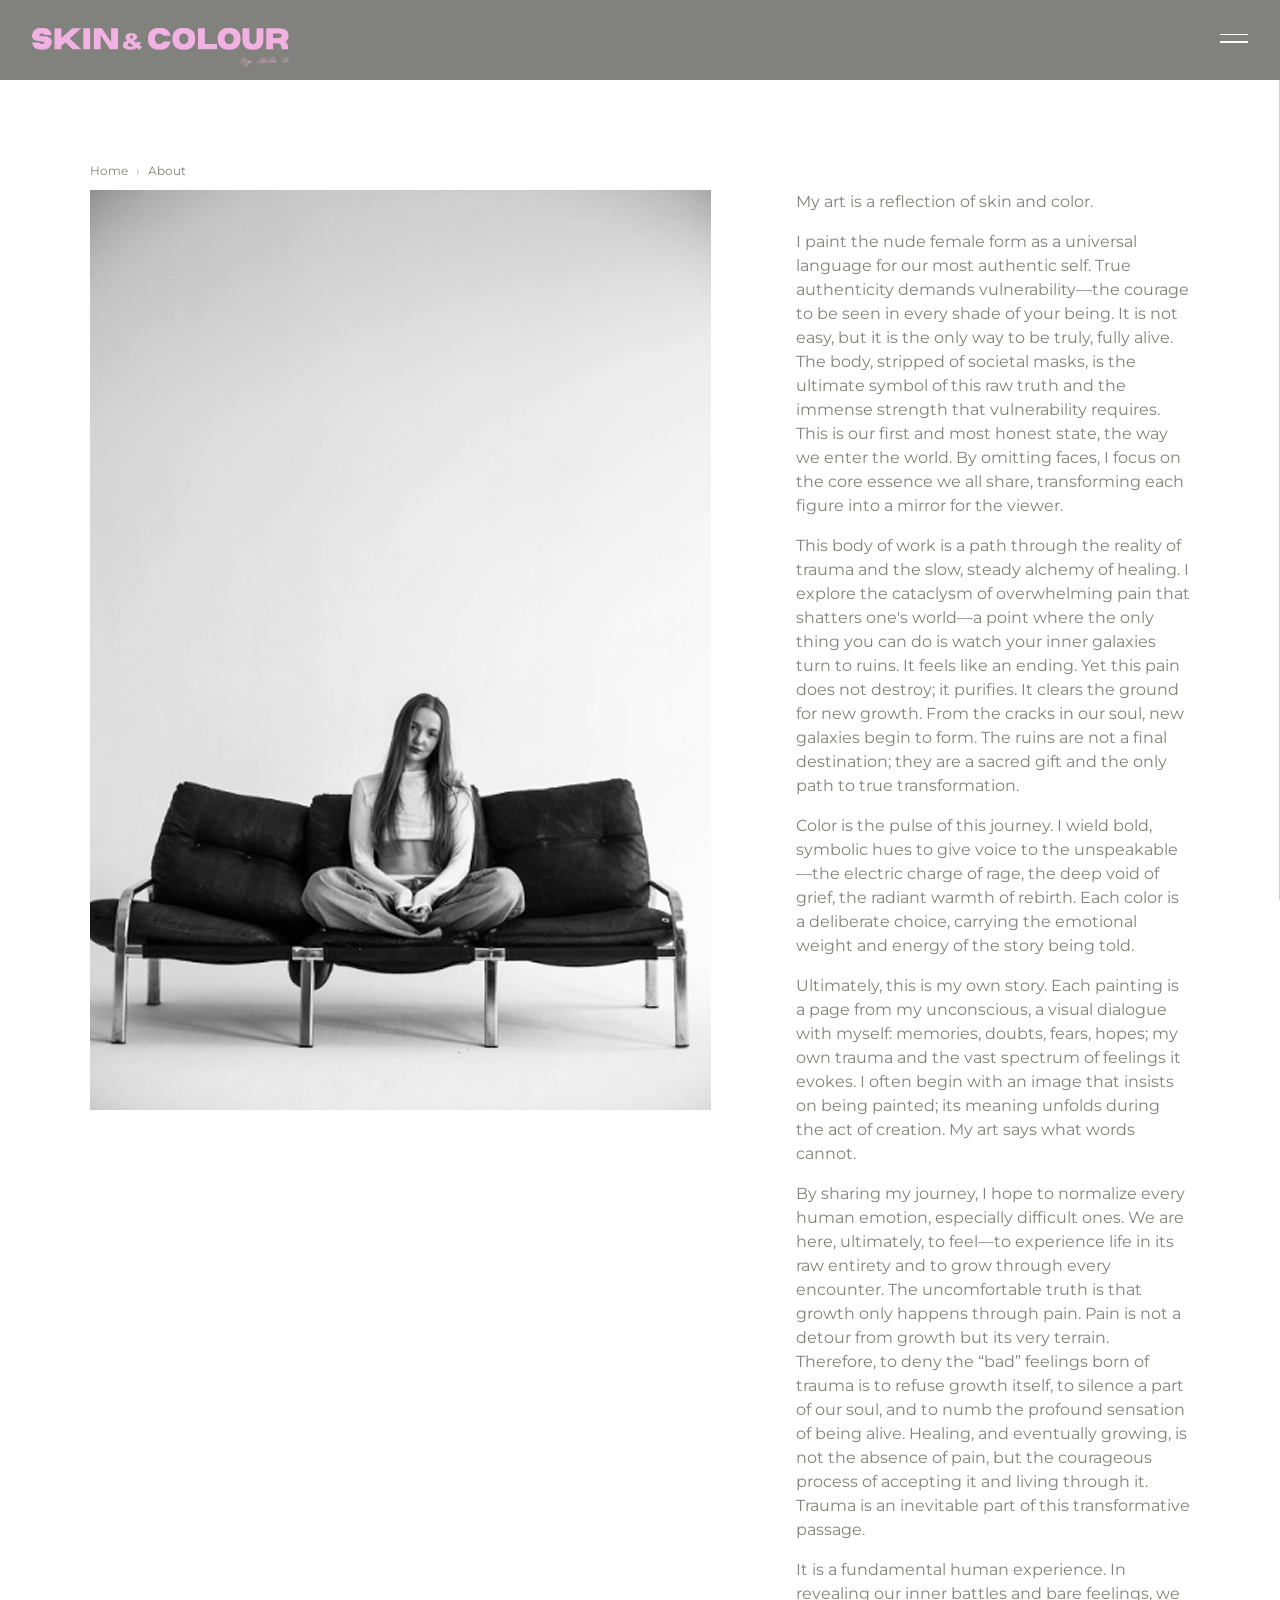
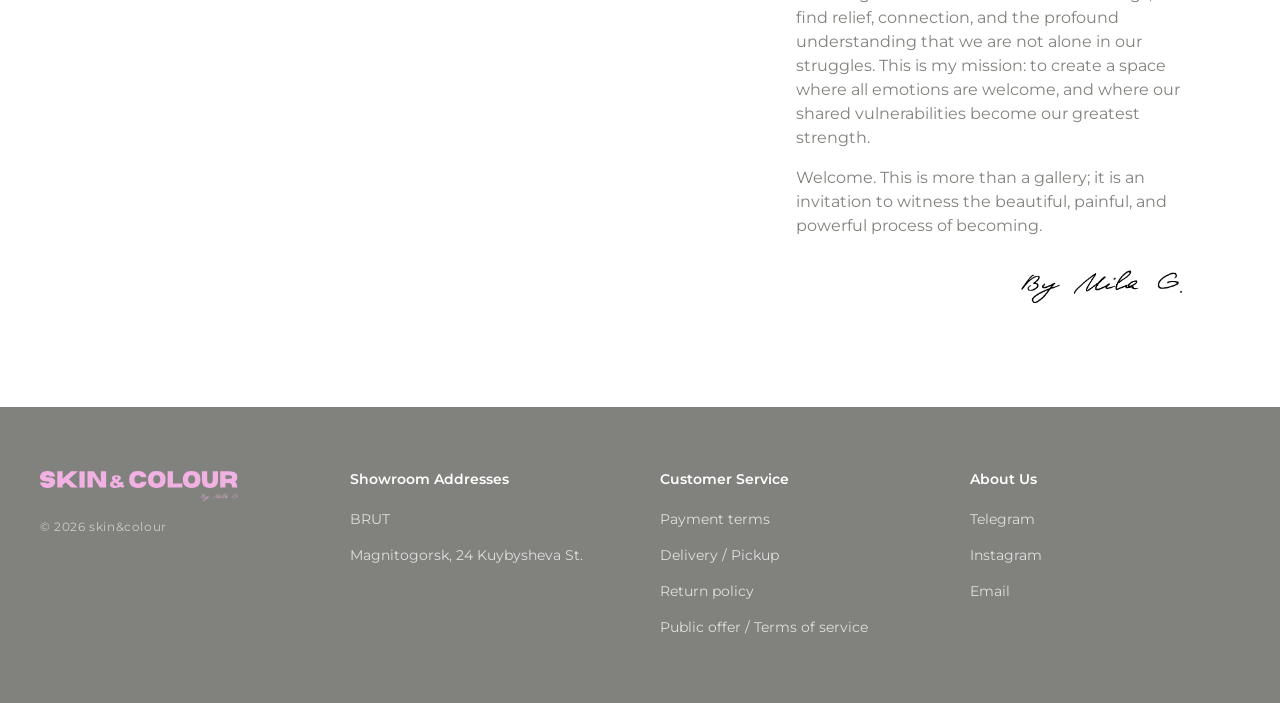
<file: about.html>
<!doctype html>
<html lang="pt-BR">
  <head>
    <meta charset="UTF-8" />
    <meta name="viewport" content="width=device-width, initial-scale=1.0" />
    <title>About — Mila | Skin &amp; Colour</title>
    <meta
      name="description"
      content="Conheça a história e a visão por trás da Mila — Skin &amp; Colour."
    />

    <!-- Fonts -->
    <link rel="preconnect" href="https://fonts.googleapis.com" />
    <link rel="preconnect" href="https://fonts.gstatic.com" crossorigin />
    <link
      href="https://fonts.googleapis.com/css2?family=Montserrat:ital,wght@0,300;0,400;0,500;0,600;0,700;0,800;1,400&display=swap"
      rel="stylesheet"
    />

    <!-- Styles -->
    <link rel="stylesheet" href="assets/css/main.css" />
  </head>
  <body>
    <!-- Barra de fundo cinza (sempre visível em páginas internas) -->
    <div class="header__bg" aria-hidden="true"></div>

    <!-- ===== HEADER ===== -->
    <header class="header" role="banner">
      <a
        class="header__logo"
        href="index.html"
        aria-label="Mila — página inicial"
      >
        <img src="assets/img/logomila.svg" alt="Mila — Skin &amp; Colour" />
      </a>

      <div class="header__actions">
        <button class="header__cart" aria-label="Carrinho de compras">
          <img src="assets/img/cart.svg" alt="Carrinho" />
        </button>
        <button
          class="header__menu-toggle"
          aria-label="Abrir menu"
          aria-expanded="false"
          aria-controls="nav-drawer"
        >
          <span></span>
          <span></span>
        </button>
      </div>
    </header>

    <!-- Overlay escuro atrás do drawer -->
    <div class="nav-overlay" aria-hidden="true"></div>

    <!-- ===== NAV DRAWER ===== -->
    <nav class="nav-drawer" id="nav-drawer" aria-label="Menu principal">
      <button class="nav-drawer__close" aria-label="Fechar menu"></button>

      <ul class="nav-drawer__nav" role="list">
        <li><a class="nav-drawer__link" href="index.html">Home</a></li>
        <li>
          <a class="nav-drawer__link" href="about.html" aria-current="page"
            >About</a
          >
        </li>
        <li><a class="nav-drawer__link" href="gallery.html">Gallery</a></li>
        <li><a class="nav-drawer__link" href="shop.html">Shop</a></li>
        <li><a class="nav-drawer__link" href="contact.html">Contact</a></li>
      </ul>
    </nav>

    <main class="about-page">
      <!-- Grid: foto + texto -->
      <div class="about-page__grid">
        <!-- Coluna da foto -->
        <div class="about-page__photo-col">
          <!-- Breadcrumb -->
          <nav class="breadcrumb" aria-label="Breadcrumb">
            <a class="breadcrumb__link" href="index.html">Home</a>
            <span class="breadcrumb__sep" aria-hidden="true">›</span>
            <span class="breadcrumb__current" aria-current="page">About</span>
          </nav>
          <div class="about-page__photo-wrap">
            <img
              class="about-page__photo"
              src="assets/img/mila.png"
              alt="Retrato em preto e branco de mulher posando em ambiente interno"
              loading="eager"
              fetchpriority="high"
            />
          </div>
        </div>

        <!-- Coluna do texto -->
        <div class="about-page__text-col">
          <p class=”about-page__body”>
            My art is a reflection of skin and color.
          </p>

          <p class=”about-page__body”>
            I paint the nude female form as a universal language for our most
            authentic self. True authenticity demands vulnerability—the courage
            to be seen in every shade of your being. It is not easy, but it is
            the only way to be truly, fully alive. The body, stripped of
            societal masks, is the ultimate symbol of this raw truth and the
            immense strength that vulnerability requires. This is our first and
            most honest state, the way we enter the world. By omitting faces, I
            focus on the core essence we all share, transforming each figure
            into a mirror for the viewer.
          </p>

          <p class=”about-page__body”>
            This body of work is a path through the reality of trauma and the
            slow, steady alchemy of healing. I explore the cataclysm of
            overwhelming pain that shatters one's world—a point where the only
            thing you can do is watch your inner galaxies turn to ruins. It
            feels like an ending. Yet this pain does not destroy; it purifies.
            It clears the ground for new growth. From the cracks in our soul,
            new galaxies begin to form. The ruins are not a final destination;
            they are a sacred gift and the only path to true transformation.
          </p>

          <p class=”about-page__body”>
            Color is the pulse of this journey. I wield bold, symbolic hues to
            give voice to the unspeakable—the electric charge of rage, the deep
            void of grief, the radiant warmth of rebirth. Each color is a
            deliberate choice, carrying the emotional weight and energy of the
            story being told.
          </p>

          <p class=”about-page__body”>
            Ultimately, this is my own story. Each painting is a page from my
            unconscious, a visual dialogue with myself: memories, doubts, fears,
            hopes; my own trauma and the vast spectrum of feelings it evokes. I
            often begin with an image that insists on being painted; its meaning
            unfolds during the act of creation. My art says what words cannot.
          </p>

          <p class=”about-page__body”>
            By sharing my journey, I hope to normalize every human emotion,
            especially difficult ones. We are here, ultimately, to feel—to
            experience life in its raw entirety and to grow through every
            encounter. The uncomfortable truth is that growth only happens
            through pain. Pain is not a detour from growth but its very terrain.
            Therefore, to deny the “bad” feelings born of trauma is to refuse
            growth itself, to silence a part of our soul, and to numb the
            profound sensation of being alive. Healing, and eventually growing,
            is not the absence of pain, but the courageous process of accepting
            it and living through it. Trauma is an inevitable part of this
            transformative passage.
          </p>

          <p class=”about-page__body”>
            It is a fundamental human experience. In revealing our inner battles
            and bare feelings, we find relief, connection, and the profound
            understanding that we are not alone in our struggles. This is my
            mission: to create a space where all emotions are welcome, and where
            our shared vulnerabilities become our greatest strength.
          </p>

          <p class=”about-page__body”>
            Welcome. This is more than a gallery; it is an invitation to witness
            the beautiful, painful, and powerful process of becoming.
          </p>

          <img
            class="about-page__signature"
            src="assets/img/signature_black.svg"
            alt="Assinatura"
            loading="lazy"
          />
        </div>
      </div>
    </main>

    <!-- ===== FOOTER ===== -->
    <footer class="footer" role="contentinfo">
      <!-- Coluna 1: Logo + copyright -->
      <div class="footer__brand">
        <a
          class="footer__logo"
          href="index.html"
          aria-label="Mila — página inicial"
        >
          <img src="assets/img/logomila.svg" alt="Mila — Skin &amp; Colour" />
        </a>
        <p class="footer__copy">&copy; 2026 skin&amp;colour</p>
      </div>

      <!-- Coluna 2: Showroom -->
      <div class="footer__col">
        <h3 class="footer__col-title">Showroom Addresses</h3>
        <ul class="footer__col-list" role="list">
          <li><span class="footer__link">BRUT</span></li>
          <li>
            <span class="footer__link">Magnitogorsk, 24 Kuybysheva St.</span>
          </li>
        </ul>
      </div>

      <!-- Coluna 3: Customer Service -->
      <div class="footer__col">
        <h3 class="footer__col-title">Customer Service</h3>
        <ul class="footer__col-list" role="list">
          <li><a class="footer__link" href="#">Payment terms</a></li>
          <li><a class="footer__link" href="shipping.html">Delivery / Pickup</a></li>
          <li><a class="footer__link" href="#">Return policy</a></li>
          <li>
            <a class="footer__link" href="#">Public offer / Terms of service</a>
          </li>
        </ul>
      </div>

      <!-- Coluna 4: About Us -->
      <div class="footer__col">
        <h3 class="footer__col-title">About Us</h3>
        <ul class="footer__col-list" role="list">
          <li><a class="footer__link" href="#">Telegram</a></li>
          <li><a class="footer__link" href="#">Instagram</a></li>
          <li><a class="footer__link" href="#">Email</a></li>
        </ul>
      </div>
    </footer>

    <!-- Scripts -->
    <script src="assets/js/components/header.js"></script>
    <script>
      // Página interna: header sempre no estado compacto
      (function () {
        var header = document.querySelector(".header");
        var headerBg = document.querySelector(".header__bg");
        function forceScrolled() {
          if (header) header.classList.add("header--scrolled");
          if (headerBg) headerBg.classList.add("is-visible");
        }
        forceScrolled();
        window.addEventListener("scroll", forceScrolled, { passive: true });
      })();
    </script>
    <script src="assets/js/main.js"></script>
  </body>
</html>
</file>
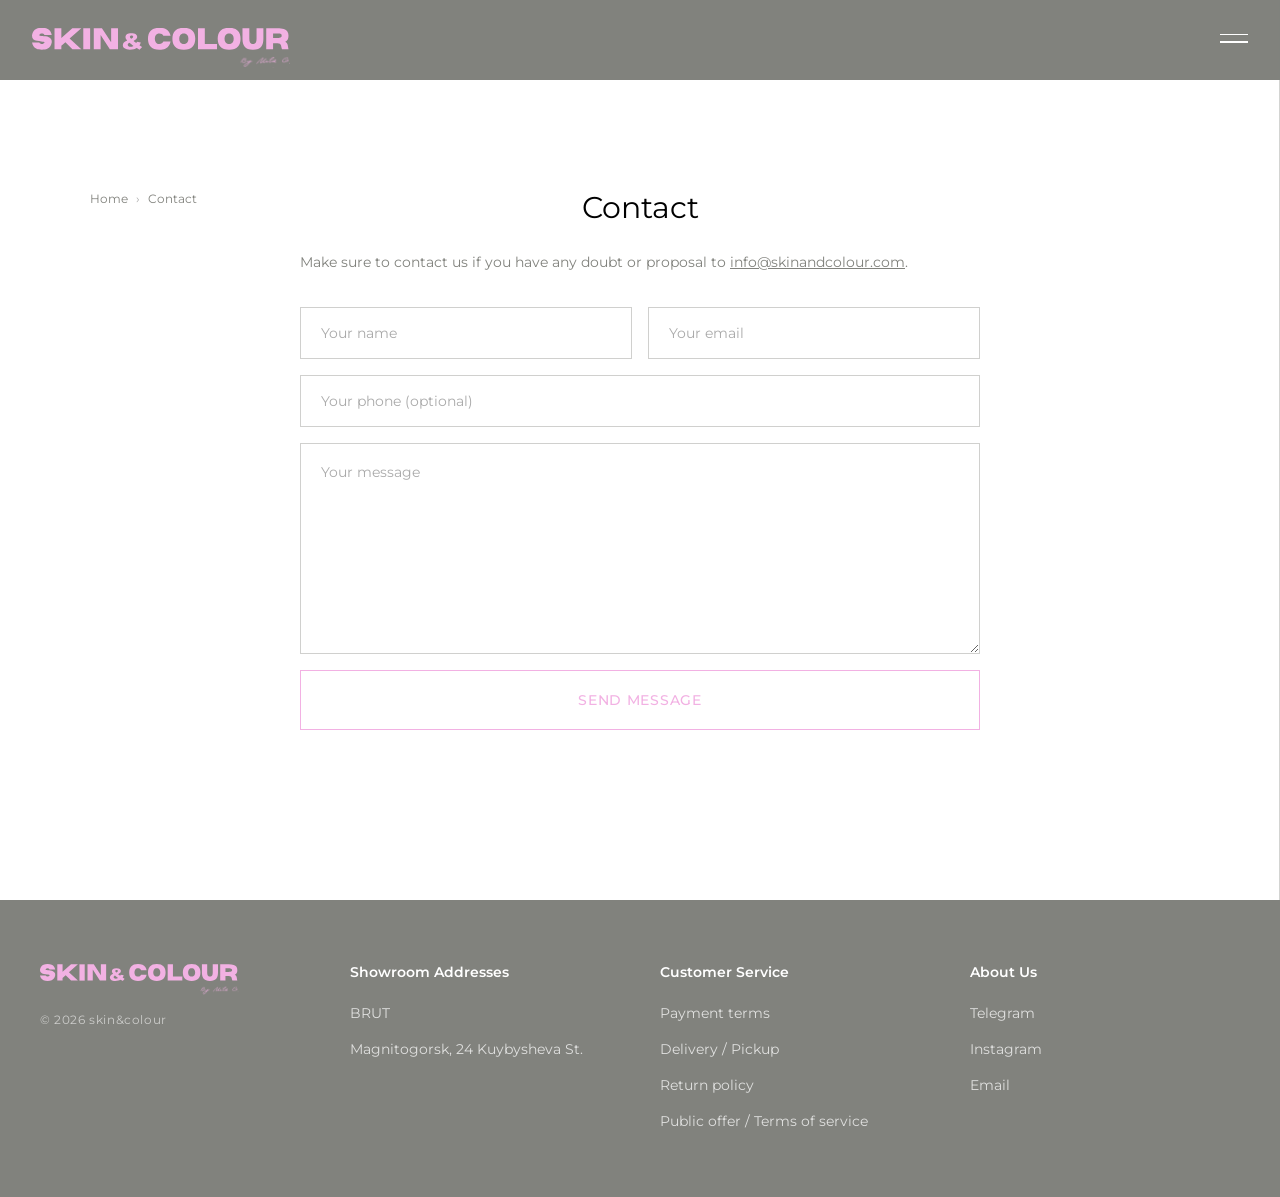
<file: contact.html>
<!doctype html>
<html lang="pt-BR">
  <head>
    <meta charset="UTF-8" />
    <meta name="viewport" content="width=device-width, initial-scale=1.0" />
    <title>Contact — Mila | Skin &amp; Colour</title>
    <meta
      name="description"
      content="Entre em contato com a Mila Skin &amp; Colour."
    />

    <!-- Fonts -->
    <link rel="preconnect" href="https://fonts.googleapis.com" />
    <link rel="preconnect" href="https://fonts.gstatic.com" crossorigin />
    <link
      href="https://fonts.googleapis.com/css2?family=Montserrat:ital,wght@0,300;0,400;0,500;0,600;0,700;0,800;1,400&display=swap"
      rel="stylesheet"
    />

    <!-- Styles -->
    <link rel="stylesheet" href="assets/css/main.css" />
  </head>
  <body>
    <!-- Barra de fundo cinza (sempre visível em páginas internas) -->
    <div class="header__bg" aria-hidden="true"></div>

    <!-- ===== HEADER ===== -->
    <header class="header" role="banner">
      <a
        class="header__logo"
        href="index.html"
        aria-label="Mila — página inicial"
      >
        <img src="assets/img/logomila.svg" alt="Mila — Skin &amp; Colour" />
      </a>

      <div class="header__actions">
        <button class="header__cart" aria-label="Carrinho de compras">
          <img src="assets/img/cart.svg" alt="Carrinho" />
        </button>
        <button
          class="header__menu-toggle"
          aria-label="Abrir menu"
          aria-expanded="false"
          aria-controls="nav-drawer"
        >
          <span></span>
          <span></span>
        </button>
      </div>
    </header>

    <!-- Overlay escuro atrás do drawer -->
    <div class="nav-overlay" aria-hidden="true"></div>

    <!-- ===== NAV DRAWER ===== -->
    <nav class="nav-drawer" id="nav-drawer" aria-label="Menu principal">
      <button class="nav-drawer__close" aria-label="Fechar menu"></button>

      <ul class="nav-drawer__nav" role="list">
        <li><a class="nav-drawer__link" href="index.html">Home</a></li>
        <li><a class="nav-drawer__link" href="about.html">About</a></li>
        <li><a class="nav-drawer__link" href="gallery.html">Gallery</a></li>
        <li><a class="nav-drawer__link" href="shop.html">Shop</a></li>
        <li><a class="nav-drawer__link" href="contact.html" aria-current="page">Contact</a></li>
      </ul>
    </nav>

    <!-- ===== MAIN ===== -->
    <main class="contact-page">
      <div class="contact-page__wrap">

        <!-- Breadcrumb -->
        <div class="contact-page__breadcrumb-col">
          <nav class="breadcrumb" aria-label="Breadcrumb">
            <a class="breadcrumb__link" href="index.html">Home</a>
            <span class="breadcrumb__sep" aria-hidden="true">›</span>
            <a class="breadcrumb__link" href="contact.html">Contact</a>
          </nav>
        </div>

        <!-- Conteúdo central -->
        <div class="contact-page__content">

          <h1 class="contact-page__title">Contact</h1>

          <p class="contact-page__intro">
            Make sure to contact us if you have any doubt or proposal to
            <a class="contact-page__link" href="mailto:info@skinandcolour.com">info@skinandcolour.com</a>.<br />
          </p>

          <form class="contact-form" action="#" method="post" novalidate>

            <div class="contact-form__row contact-form__row--two-col">
              <div class="contact-form__field">
                <label class="contact-form__label" for="contact-name">Your name</label>
                <input
                  class="contact-form__input"
                  type="text"
                  id="contact-name"
                  name="name"
                  placeholder="Your name"
                  autocomplete="name"
                  required
                />
              </div>
              <div class="contact-form__field">
                <label class="contact-form__label" for="contact-email">Your email</label>
                <input
                  class="contact-form__input"
                  type="email"
                  id="contact-email"
                  name="email"
                  placeholder="Your email"
                  autocomplete="email"
                  required
                />
              </div>
            </div>

            <div class="contact-form__row">
              <div class="contact-form__field">
                <label class="contact-form__label" for="contact-phone">Your phone (optional)</label>
                <input
                  class="contact-form__input"
                  type="tel"
                  id="contact-phone"
                  name="phone"
                  placeholder="Your phone (optional)"
                  autocomplete="tel"
                />
              </div>
            </div>

            <div class="contact-form__row">
              <div class="contact-form__field">
                <label class="contact-form__label" for="contact-message">Your message</label>
                <textarea
                  class="contact-form__textarea"
                  id="contact-message"
                  name="message"
                  placeholder="Your message"
                  rows="7"
                  required
                ></textarea>
              </div>
            </div>

            <div class="contact-form__row">
              <button class="contact-form__submit" type="submit">
                Send message
              </button>
            </div>

          </form>

        </div>
      </div>
    </main>

    <!-- ===== FOOTER ===== -->
    <footer class="footer" role="contentinfo">
      <div class="footer__brand">
        <a
          class="footer__logo"
          href="index.html"
          aria-label="Mila — página inicial"
        >
          <img src="assets/img/logomila.svg" alt="Mila — Skin &amp; Colour" />
        </a>
        <p class="footer__copy">&copy; 2026 skin&amp;colour</p>
      </div>

      <div class="footer__col">
        <h3 class="footer__col-title">Showroom Addresses</h3>
        <ul class="footer__col-list" role="list">
          <li><span class="footer__link">BRUT</span></li>
          <li>
            <span class="footer__link">Magnitogorsk, 24 Kuybysheva St.</span>
          </li>
        </ul>
      </div>

      <div class="footer__col">
        <h3 class="footer__col-title">Customer Service</h3>
        <ul class="footer__col-list" role="list">
          <li><a class="footer__link" href="#">Payment terms</a></li>
          <li><a class="footer__link" href="shipping.html">Delivery / Pickup</a></li>
          <li><a class="footer__link" href="#">Return policy</a></li>
          <li>
            <a class="footer__link" href="#">Public offer / Terms of service</a>
          </li>
        </ul>
      </div>

      <div class="footer__col">
        <h3 class="footer__col-title">About Us</h3>
        <ul class="footer__col-list" role="list">
          <li><a class="footer__link" href="#">Telegram</a></li>
          <li><a class="footer__link" href="#">Instagram</a></li>
          <li><a class="footer__link" href="#">Email</a></li>
        </ul>
      </div>
    </footer>

    <!-- ===== POPUP CONFIRMAÇÃO ===== -->
    <div class="contact-popup" id="contact-popup" role="dialog" aria-modal="true" aria-labelledby="popup-msg">
      <div class="contact-popup__backdrop" id="popup-backdrop"></div>
      <div class="contact-popup__card">
        <img class="contact-popup__logo" src="assets/img/logomila.svg" alt="Mila — Skin &amp; Colour" />
        <p class="contact-popup__msg" id="popup-msg">Thank you!<br>Your message has been sent successfully.</p>
        <button class="contact-popup__close" aria-label="Fechar">Close</button>
      </div>
    </div>

    <!-- Scripts -->
    <script src="assets/js/components/header.js"></script>
    <script>
      // Página interna: header sempre no estado compacto
      (function () {
        var header = document.querySelector(".header");
        var headerBg = document.querySelector(".header__bg");
        function forceScrolled() {
          if (header) header.classList.add("header--scrolled");
          if (headerBg) headerBg.classList.add("is-visible");
        }
        forceScrolled();
        window.addEventListener("scroll", forceScrolled, { passive: true });
      })();
    </script>
    <script src="assets/js/main.js"></script>
    <script>
      (function () {
        var form     = document.querySelector('.contact-form');
        var popup    = document.getElementById('contact-popup');
        var backdrop = document.getElementById('popup-backdrop');
        var closeBtn = popup.querySelector('.contact-popup__close');

        function openPopup() {
          popup.offsetHeight; // força reflow para a animação CSS disparar
          popup.classList.add('is-visible');
          closeBtn.focus();
        }

        function closePopup() {
          popup.classList.remove('is-visible');
        }

        form.addEventListener('submit', function (e) {
          e.preventDefault();
          openPopup();
          form.reset();
        });

        closeBtn.addEventListener('click', closePopup);
        backdrop.addEventListener('click', closePopup);

        document.addEventListener('keydown', function (e) {
          if (e.key === 'Escape' && popup.classList.contains('is-visible')) closePopup();
        });
      })();
    </script>
  </body>
</html>
</file>
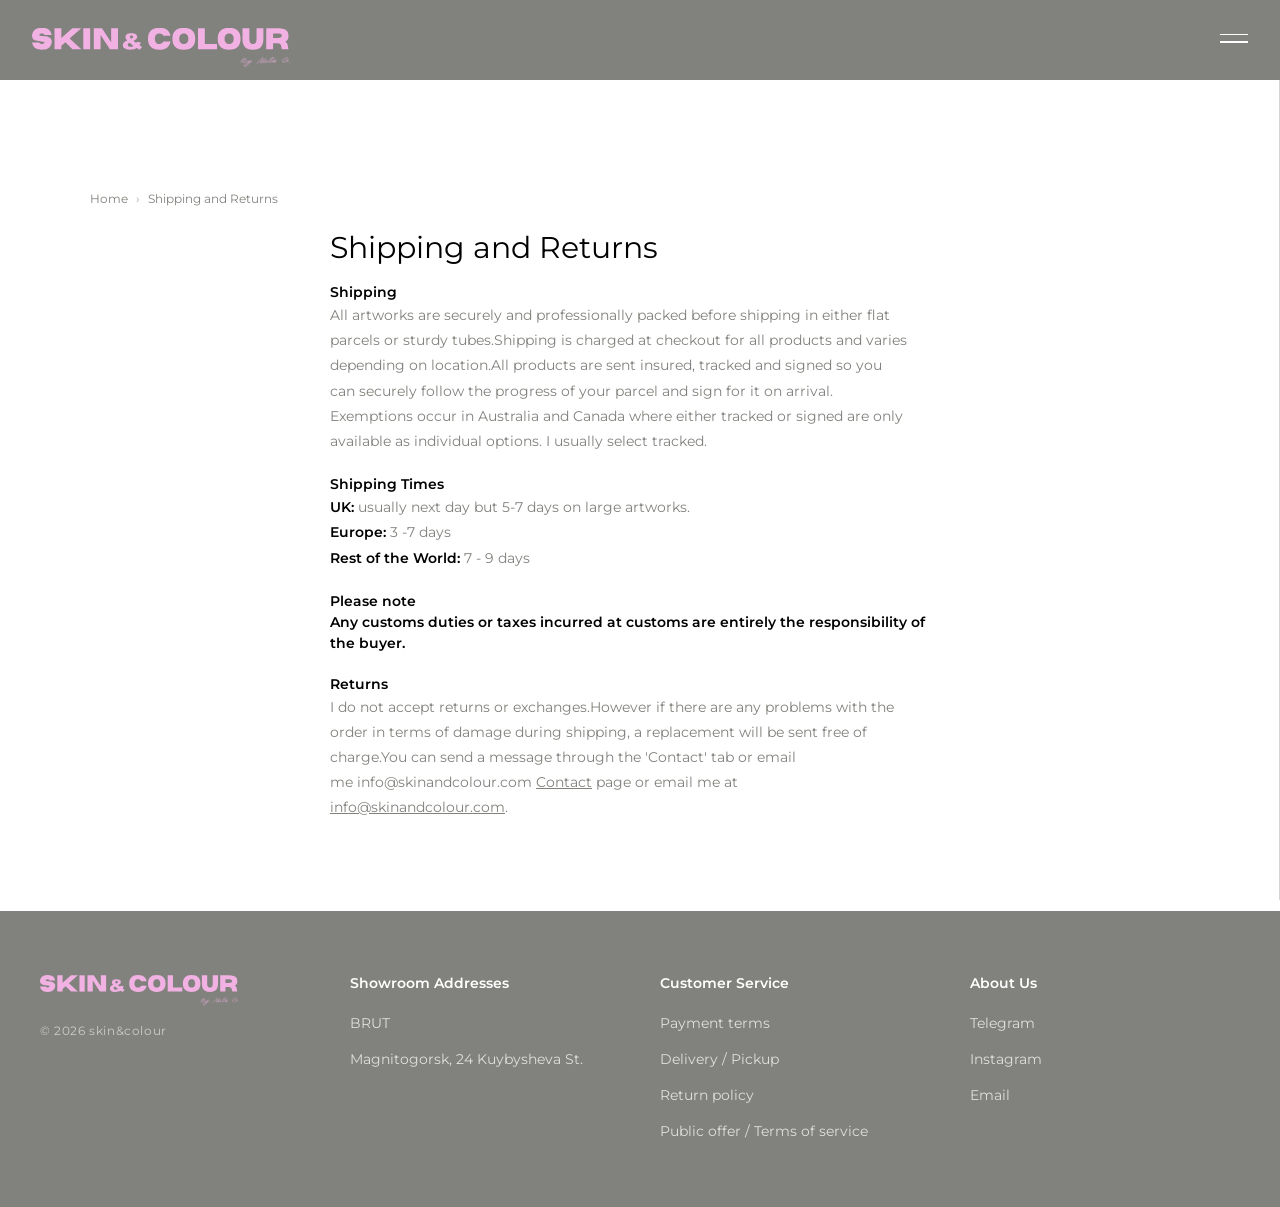
<file: shipping.html>
<!doctype html>
<html lang="pt-BR">
  <head>
    <meta charset="UTF-8" />
    <meta name="viewport" content="width=device-width, initial-scale=1.0" />
    <title>Shipping and Returns — Mila | Skin &amp; Colour</title>
    <meta
      name="description"
      content="Informações sobre envio e devoluções — Mila Skin &amp; Colour."
    />

    <!-- Fonts -->
    <link rel="preconnect" href="https://fonts.googleapis.com" />
    <link rel="preconnect" href="https://fonts.gstatic.com" crossorigin />
    <link
      href="https://fonts.googleapis.com/css2?family=Montserrat:ital,wght@0,300;0,400;0,500;0,600;0,700;0,800;1,400&display=swap"
      rel="stylesheet"
    />

    <!-- Styles -->
    <link rel="stylesheet" href="assets/css/main.css" />
  </head>
  <body>
    <!-- Barra de fundo cinza (sempre visível em páginas internas) -->
    <div class="header__bg" aria-hidden="true"></div>

    <!-- ===== HEADER ===== -->
    <header class="header" role="banner">
      <a
        class="header__logo"
        href="index.html"
        aria-label="Mila — página inicial"
      >
        <img src="assets/img/logomila.svg" alt="Mila — Skin &amp; Colour" />
      </a>

      <div class="header__actions">
        <button class="header__cart" aria-label="Carrinho de compras">
          <img src="assets/img/cart.svg" alt="Carrinho" />
        </button>
        <button
          class="header__menu-toggle"
          aria-label="Abrir menu"
          aria-expanded="false"
          aria-controls="nav-drawer"
        >
          <span></span>
          <span></span>
        </button>
      </div>
    </header>

    <!-- Overlay escuro atrás do drawer -->
    <div class="nav-overlay" aria-hidden="true"></div>

    <!-- ===== NAV DRAWER ===== -->
    <nav class="nav-drawer" id="nav-drawer" aria-label="Menu principal">
      <button class="nav-drawer__close" aria-label="Fechar menu"></button>

      <ul class="nav-drawer__nav" role="list">
        <li><a class="nav-drawer__link" href="index.html">Home</a></li>
        <li><a class="nav-drawer__link" href="about.html">About</a></li>
        <li><a class="nav-drawer__link" href="gallery.html">Gallery</a></li>
        <li><a class="nav-drawer__link" href="shop.html">Shop</a></li>
        <li><a class="nav-drawer__link" href="contact.html">Contact</a></li>
      </ul>
    </nav>

    <!-- ===== MAIN ===== -->
    <main class="shipping-page">
      <div class="shipping-page__grid">
        <!-- Coluna esquerda — breadcrumb -->
        <div class="shipping-page__left-col">
          <nav class="breadcrumb" aria-label="Breadcrumb">
            <a class="breadcrumb__link" href="index.html">Home</a>
            <span class="breadcrumb__sep" aria-hidden="true">›</span>
            <a class="breadcrumb__link" href="shipping.html"
              >Shipping and Returns</a
            >
          </nav>
        </div>

        <!-- Coluna direita — conteúdo -->
        <div class="shipping-page__content">
          <h1 class="shipping-page__title">Shipping and Returns</h1>

          <section class="shipping-page__section">
            <h2 class="shipping-page__heading">Shipping</h2>
            <p class="shipping-page__body">
              All artworks are securely and professionally packed before
              shipping in either flat parcels or sturdy tubes.Shipping is
              charged at checkout for all products and varies depending on
              location.All products are sent insured, tracked and signed so you
              can securely follow the progress of your parcel and sign for it on
              arrival. Exemptions occur in Australia and Canada where either
              tracked or signed are only available as individual options. I
              usually select tracked.
            </p>
          </section>

          <section class="shipping-page__section">
            <h2 class="shipping-page__heading">Shipping Times</h2>
            <ul class="shipping-page__list">
              <li>
                <strong>UK:</strong> usually next day but 5-7 days on large
                artworks.
              </li>
              <li><strong>Europe:</strong> 3 -7 days</li>
              <li><strong>Rest of the World:</strong> 7 - 9 days</li>
            </ul>
          </section>

          <section class="shipping-page__section">
            <p class="shipping-page__heading">
              Please note<br />Any customs duties or taxes incurred at customs
              are entirely the responsibility of the buyer.
            </p>
          </section>

          <section class="shipping-page__section">
            <h2 class="shipping-page__heading">Returns</h2>
            <p class="shipping-page__body">
              I do not accept returns or exchanges.However if there are any
              problems with the order in terms of damage during shipping, a
              replacement will be sent free of charge.You can send a message
              through the 'Contact' tab or email me info@skinandcolour.com
              <a class="shipping-page__link" href="contact.html">Contact</a>
              page or email me at
              <a
                class="shipping-page__link"
                href="mailto:info@skinandcolour.com"
                >info@skinandcolour.com</a
              >.
            </p>
          </section>
        </div>
      </div>
    </main>

    <!-- ===== FOOTER ===== -->
    <footer class="footer" role="contentinfo">
      <div class="footer__brand">
        <a
          class="footer__logo"
          href="index.html"
          aria-label="Mila — página inicial"
        >
          <img src="assets/img/logomila.svg" alt="Mila — Skin &amp; Colour" />
        </a>
        <p class="footer__copy">&copy; 2026 skin&amp;colour</p>
      </div>

      <div class="footer__col">
        <h3 class="footer__col-title">Showroom Addresses</h3>
        <ul class="footer__col-list" role="list">
          <li><span class="footer__link">BRUT</span></li>
          <li>
            <span class="footer__link">Magnitogorsk, 24 Kuybysheva St.</span>
          </li>
        </ul>
      </div>

      <div class="footer__col">
        <h3 class="footer__col-title">Customer Service</h3>
        <ul class="footer__col-list" role="list">
          <li><a class="footer__link" href="#">Payment terms</a></li>
          <li><a class="footer__link" href="shipping.html">Delivery / Pickup</a></li>
          <li><a class="footer__link" href="#">Return policy</a></li>
          <li>
            <a class="footer__link" href="#">Public offer / Terms of service</a>
          </li>
        </ul>
      </div>

      <div class="footer__col">
        <h3 class="footer__col-title">About Us</h3>
        <ul class="footer__col-list" role="list">
          <li><a class="footer__link" href="#">Telegram</a></li>
          <li><a class="footer__link" href="#">Instagram</a></li>
          <li><a class="footer__link" href="#">Email</a></li>
        </ul>
      </div>
    </footer>

    <!-- Scripts -->
    <script src="assets/js/components/header.js"></script>
    <script>
      // Página interna: header sempre no estado compacto
      (function () {
        var header = document.querySelector(".header");
        var headerBg = document.querySelector(".header__bg");
        function forceScrolled() {
          if (header) header.classList.add("header--scrolled");
          if (headerBg) headerBg.classList.add("is-visible");
        }
        forceScrolled();
        window.addEventListener("scroll", forceScrolled, { passive: true });
      })();
    </script>
    <script src="assets/js/main.js"></script>
  </body>
</html>
</file>
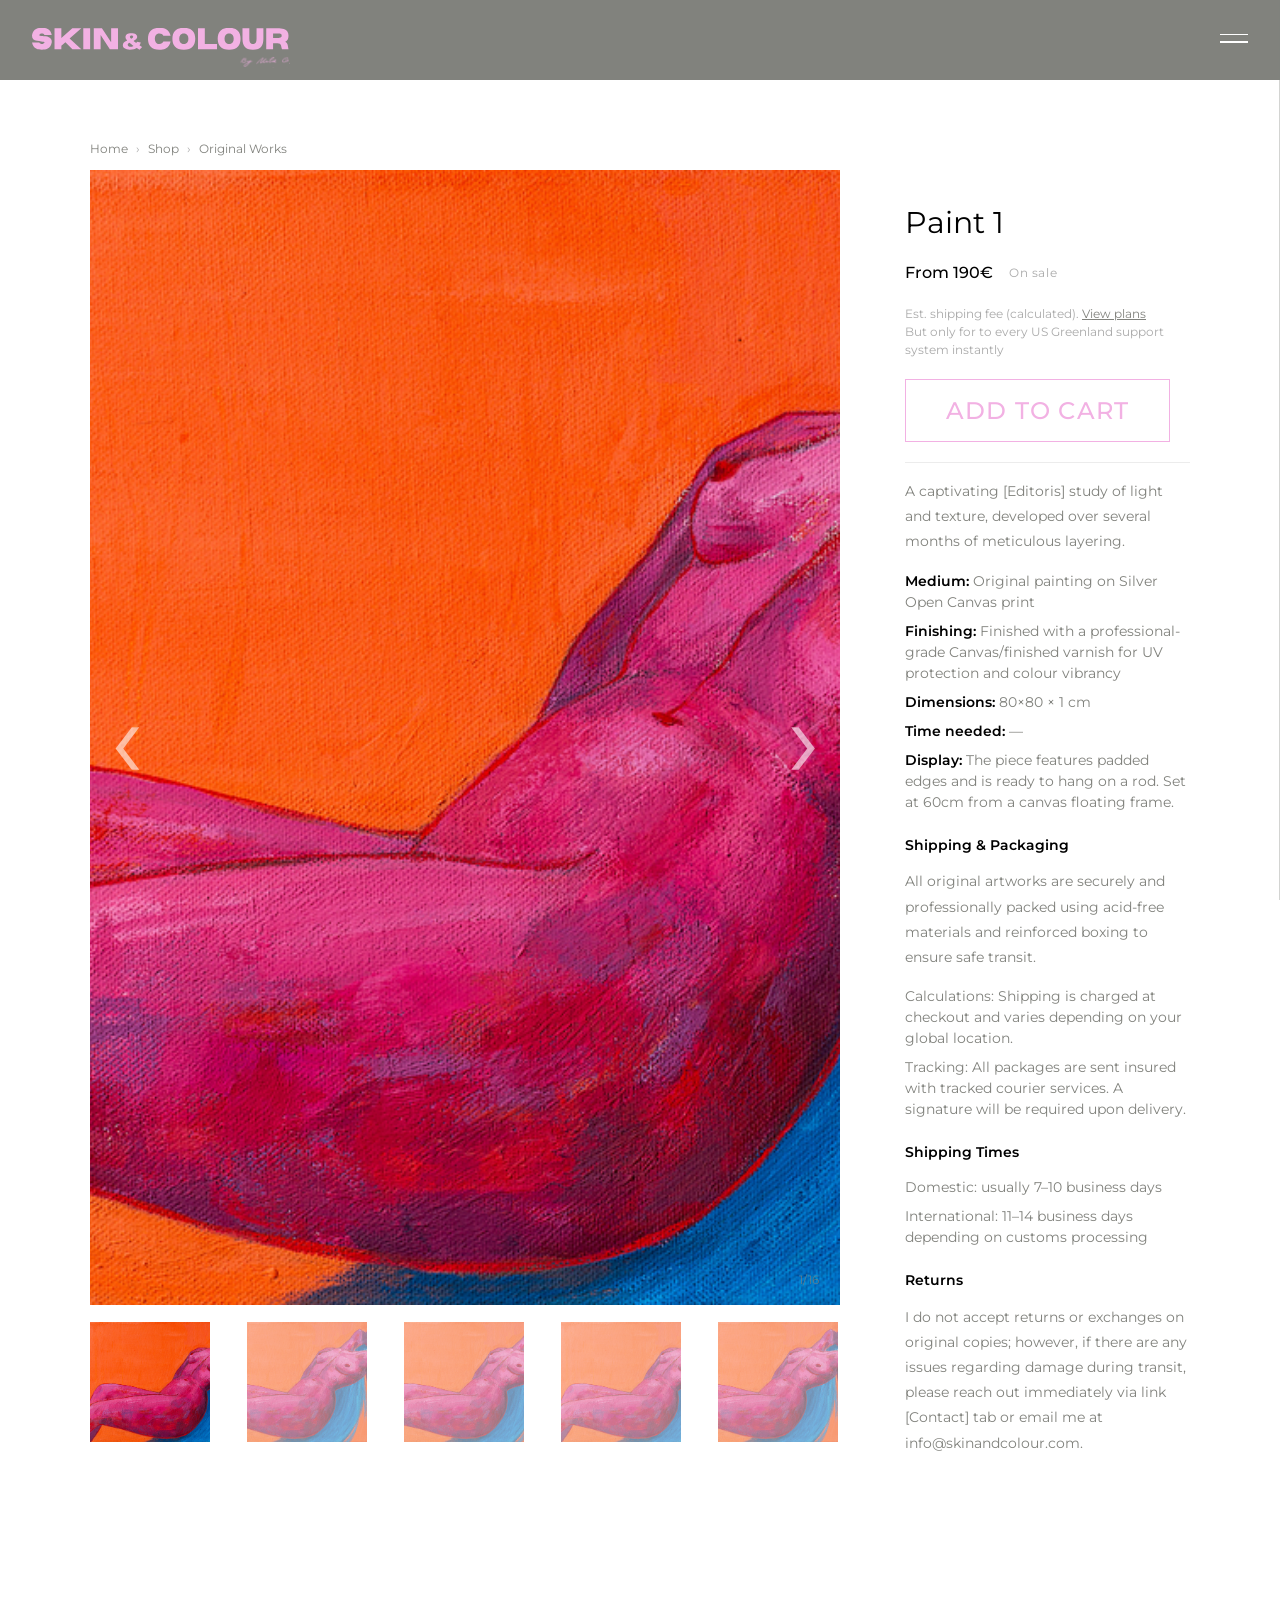
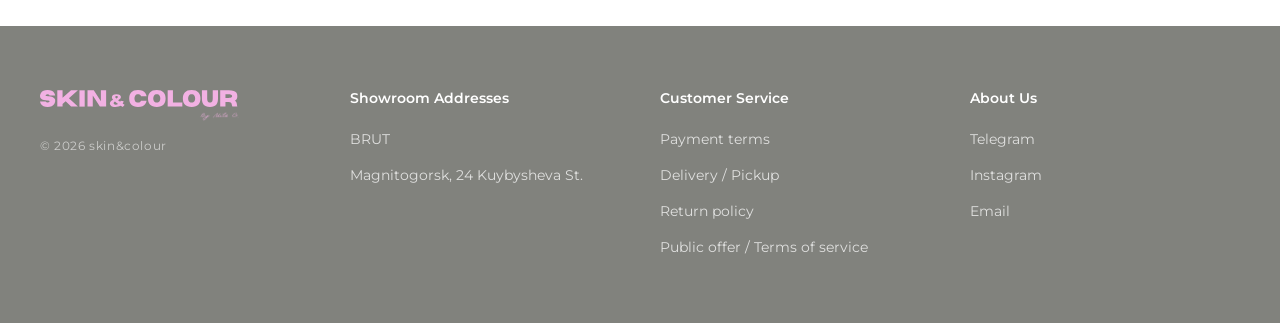
<file: shop-single.html>
<!doctype html>
<html lang="pt-BR">
  <head>
    <meta charset="UTF-8" />
    <meta name="viewport" content="width=device-width, initial-scale=1.0" />
    <title>Costa del Sol — Mila | Skin &amp; Colour</title>
    <meta
      name="description"
      content="Costa del Sol — obra original de Mila. Skin &amp; Colour."
    />

    <!-- Fonts -->
    <link rel="preconnect" href="https://fonts.googleapis.com" />
    <link rel="preconnect" href="https://fonts.gstatic.com" crossorigin />
    <link
      href="https://fonts.googleapis.com/css2?family=Montserrat:ital,wght@0,300;0,400;0,500;0,600;0,700;0,800;1,400&display=swap"
      rel="stylesheet"
    />

    <!-- Styles -->
    <link rel="stylesheet" href="assets/css/main.css" />
  </head>
  <body>
    <!-- Barra de fundo cinza (sempre visível em páginas internas) -->
    <div class="header__bg" aria-hidden="true"></div>

    <!-- ===== HEADER ===== -->
    <header class="header" role="banner">
      <a
        class="header__logo"
        href="index.html"
        aria-label="Mila — página inicial"
      >
        <img src="assets/img/logomila.svg" alt="Mila — Skin &amp; Colour" />
      </a>

      <div class="header__actions">
        <button class="header__cart" aria-label="Carrinho de compras">
          <img src="assets/img/cart.svg" alt="Carrinho" />
        </button>
        <button
          class="header__menu-toggle"
          aria-label="Abrir menu"
          aria-expanded="false"
          aria-controls="nav-drawer"
        >
          <span></span>
          <span></span>
        </button>
      </div>
    </header>

    <!-- Overlay escuro atrás do drawer -->
    <div class="nav-overlay" aria-hidden="true"></div>

    <!-- ===== NAV DRAWER ===== -->
    <nav class="nav-drawer" id="nav-drawer" aria-label="Menu principal">
      <button class="nav-drawer__close" aria-label="Fechar menu"></button>

      <ul class="nav-drawer__nav" role="list">
        <li><a class="nav-drawer__link" href="index.html">Home</a></li>
        <li><a class="nav-drawer__link" href="about.html">About</a></li>
        <li><a class="nav-drawer__link" href="gallery.html">Gallery</a></li>
        <li>
          <a class="nav-drawer__link" href="shop.html" aria-current="page"
            >Shop</a
          >
        </li>
        <li><a class="nav-drawer__link" href="contact.html">Contact</a></li>
      </ul>
    </nav>

    <!-- ===== MAIN ===== -->
    <main class="product-page">

      <!-- Layout principal: carrossel + descrição -->
      <div class="product-page__layout">

        <!-- ===== COLUNA ESQUERDA: Carrossel ===== -->
        <div class="product-page__carousel-col">

          <!-- Breadcrumb -->
          <nav class="product-page__breadcrumb breadcrumb" aria-label="Breadcrumb">
            <a class="breadcrumb__link" href="index.html">Home</a>
            <span class="breadcrumb__sep" aria-hidden="true">›</span>
            <a class="breadcrumb__link" href="shop.html">Shop</a>
            <span class="breadcrumb__sep" aria-hidden="true">›</span>
            <span class="breadcrumb__current" aria-current="page">Original Works</span>
          </nav>

          <!-- Imagem principal -->
          <div class="product-carousel" aria-label="Galeria de imagens do produto">
            <button
              class="product-carousel__arrow product-carousel__arrow--prev"
              aria-label="Imagem anterior"
            >&#8249;</button>

            <div class="product-carousel__track">
              <img class="product-carousel__slide is-active" src="assets/Paintings/YT2A6734.jpg" alt="Paint 1 — Mila Skin &amp; Colour" loading="eager" fetchpriority="high" />
              <img class="product-carousel__slide" src="assets/Paintings/YT2A4350.jpg" alt="Paint 2 — Mila Skin &amp; Colour" loading="lazy" />
              <img class="product-carousel__slide" src="assets/Paintings/YT2A6780.jpg" alt="Paint 3 — Mila Skin &amp; Colour" loading="lazy" />
              <img class="product-carousel__slide" src="assets/Paintings/YT2A4355.jpg" alt="Paint 4 — Mila Skin &amp; Colour" loading="lazy" />
              <img class="product-carousel__slide" src="assets/Paintings/YT2A4360.jpg" alt="Paint 5 — Mila Skin &amp; Colour" loading="lazy" />
              <img class="product-carousel__slide" src="assets/Paintings/YT2A4372.jpg" alt="Paint 6 — Mila Skin &amp; Colour" loading="lazy" />
              <img class="product-carousel__slide" src="assets/Paintings/YT2A4365.jpg" alt="Paint 7 — Mila Skin &amp; Colour" loading="lazy" />
              <img class="product-carousel__slide" src="assets/Paintings/YT2A4381.jpg" alt="Paint 8 — Mila Skin &amp; Colour" loading="lazy" />
              <img class="product-carousel__slide" src="assets/Paintings/YT2A4379.jpg" alt="Paint 9 — Mila Skin &amp; Colour" loading="lazy" />
              <img class="product-carousel__slide" src="assets/Paintings/YT2A4383.jpg" alt="Paint 10 — Mila Skin &amp; Colour" loading="lazy" />
              <img class="product-carousel__slide" src="assets/Paintings/YT2A4400.jpg" alt="Paint 11 — Mila Skin &amp; Colour" loading="lazy" />
              <img class="product-carousel__slide" src="assets/Paintings/YT2A6730.jpg" alt="Paint 12 — Mila Skin &amp; Colour" loading="lazy" />
              <img class="product-carousel__slide" src="assets/Paintings/YT2A6726.jpg" alt="Paint 13 — Mila Skin &amp; Colour" loading="lazy" />
              <img class="product-carousel__slide" src="assets/Paintings/YT2A6777.jpg" alt="Paint 14 — Mila Skin &amp; Colour" loading="lazy" />
              <img class="product-carousel__slide" src="assets/Paintings/YT2A6737.jpg" alt="Paint 15 — Mila Skin &amp; Colour" loading="lazy" />
              <img class="product-carousel__slide" src="assets/Paintings/YT2A6747.jpg" alt="Paint 16 — Mila Skin &amp; Colour" loading="lazy" />
            </div>

            <button
              class="product-carousel__arrow product-carousel__arrow--next"
              aria-label="Próxima imagem"
            >&#8250;</button>

            <span class="product-carousel__counter" aria-live="polite">1/16</span>
          </div>

          <!-- Thumbnails — recortes da imagem principal -->
          <div class="product-carousel__thumbs" role="list" aria-label="Miniaturas do produto">
            <button class="product-carousel__thumb is-active" role="listitem" aria-label="Ver imagem 1" data-index="0">
              <img src="assets/Paintings/YT2A6734.jpg" alt="Miniatura 1" />
            </button>
            <button class="product-carousel__thumb" role="listitem" aria-label="Ver imagem 2" data-index="1">
              <img src="assets/Paintings/YT2A6734.jpg" alt="Miniatura 2" />
            </button>
            <button class="product-carousel__thumb" role="listitem" aria-label="Ver imagem 3" data-index="2">
              <img src="assets/Paintings/YT2A6734.jpg" alt="Miniatura 3" />
            </button>
            <button class="product-carousel__thumb" role="listitem" aria-label="Ver imagem 4" data-index="3">
              <img src="assets/Paintings/YT2A6734.jpg" alt="Miniatura 4" />
            </button>
            <button class="product-carousel__thumb" role="listitem" aria-label="Ver imagem 5" data-index="4">
              <img src="assets/Paintings/YT2A6734.jpg" alt="Miniatura 5" />
            </button>
          </div>

        </div>

        <!-- ===== COLUNA DIREITA: Informações do produto ===== -->
        <div class="product-page__info">

          <h1 class="product-page__title">Paint 1</h1>

          <div class="product-page__pricing">
            <span class="product-page__price">From 190€</span>
            <span class="product-page__badge">On sale</span>
          </div>

          <p class="product-page__shipping-note">
            Est. shipping fee (calculated).
            <a class="product-page__link" href="#">View plans</a><br />
            But only for to every US Greenland support system instantly
          </p>

          <button class="btn btn--outline product-page__cta" type="button">
            Add to cart
          </button>

          <!-- Descrição detalhada -->
          <div class="product-page__description">

            <p class="product-page__desc-body">
              A captivating [Editoris] study of light and texture, developed over several
              months of meticulous layering.
            </p>

            <ul class="product-page__specs">
              <li>
                <strong>Medium:</strong> Original painting on Silver Open Canvas print
              </li>
              <li>
                <strong>Finishing:</strong> Finished with a professional-grade Canvas/finished
                varnish for UV protection and colour vibrancy
              </li>
              <li>
                <strong>Dimensions:</strong> 80×80 × 1 cm
              </li>
              <li>
                <strong>Time needed:</strong> —
              </li>
              <li>
                <strong>Display:</strong> The piece features padded edges and is ready to
                hang on a rod. Set at 60cm from a canvas floating frame.
              </li>
            </ul>

            <h3 class="product-page__desc-heading">Shipping &amp; Packaging</h3>
            <p class="product-page__desc-body">
              All original artworks are securely and professionally packed using acid-free
              materials and reinforced boxing to ensure safe transit.
            </p>
            <ul class="product-page__specs">
              <li>
                Calculations: Shipping is charged at checkout and varies depending on
                your global location.
              </li>
              <li>
                Tracking: All packages are sent insured with tracked courier services. A
                signature will be required upon delivery.
              </li>
            </ul>

            <h3 class="product-page__desc-heading">Shipping Times</h3>
            <ul class="product-page__specs">
              <li>Domestic: usually 7–10 business days</li>
              <li>International: 11–14 business days depending on customs processing</li>
            </ul>

            <h3 class="product-page__desc-heading">Returns</h3>
            <p class="product-page__desc-body">
              I do not accept returns or exchanges on original copies; however, if there are
              any issues regarding damage during transit, please reach out immediately
              via link [Contact] tab or email me at info@skinandcolour.com.
            </p>

          </div>

        </div>
      </div>
    </main>

    <!-- ===== FOOTER ===== -->
    <footer class="footer" role="contentinfo">
      <div class="footer__brand">
        <a
          class="footer__logo"
          href="index.html"
          aria-label="Mila — página inicial"
        >
          <img src="assets/img/logomila.svg" alt="Mila — Skin &amp; Colour" />
        </a>
        <p class="footer__copy">&copy; 2026 skin&amp;colour</p>
      </div>

      <div class="footer__col">
        <h3 class="footer__col-title">Showroom Addresses</h3>
        <ul class="footer__col-list" role="list">
          <li><span class="footer__link">BRUT</span></li>
          <li>
            <span class="footer__link">Magnitogorsk, 24 Kuybysheva St.</span>
          </li>
        </ul>
      </div>

      <div class="footer__col">
        <h3 class="footer__col-title">Customer Service</h3>
        <ul class="footer__col-list" role="list">
          <li><a class="footer__link" href="#">Payment terms</a></li>
          <li><a class="footer__link" href="shipping.html">Delivery / Pickup</a></li>
          <li><a class="footer__link" href="#">Return policy</a></li>
          <li>
            <a class="footer__link" href="#">Public offer / Terms of service</a>
          </li>
        </ul>
      </div>

      <div class="footer__col">
        <h3 class="footer__col-title">About Us</h3>
        <ul class="footer__col-list" role="list">
          <li><a class="footer__link" href="#">Telegram</a></li>
          <li><a class="footer__link" href="#">Instagram</a></li>
          <li><a class="footer__link" href="#">Email</a></li>
        </ul>
      </div>
    </footer>

    <!-- Scripts -->
    <script src="assets/js/components/header.js"></script>
    <script>
      // Página interna: header sempre no estado compacto
      (function () {
        var header = document.querySelector(".header");
        var headerBg = document.querySelector(".header__bg");
        function forceScrolled() {
          if (header) header.classList.add("header--scrolled");
          if (headerBg) headerBg.classList.add("is-visible");
        }
        forceScrolled();
        window.addEventListener("scroll", forceScrolled, { passive: true });
      })();
    </script>
    <script src="assets/js/components/product-carousel.js"></script>
    <script src="assets/js/main.js"></script>
  </body>
</html>
</file>
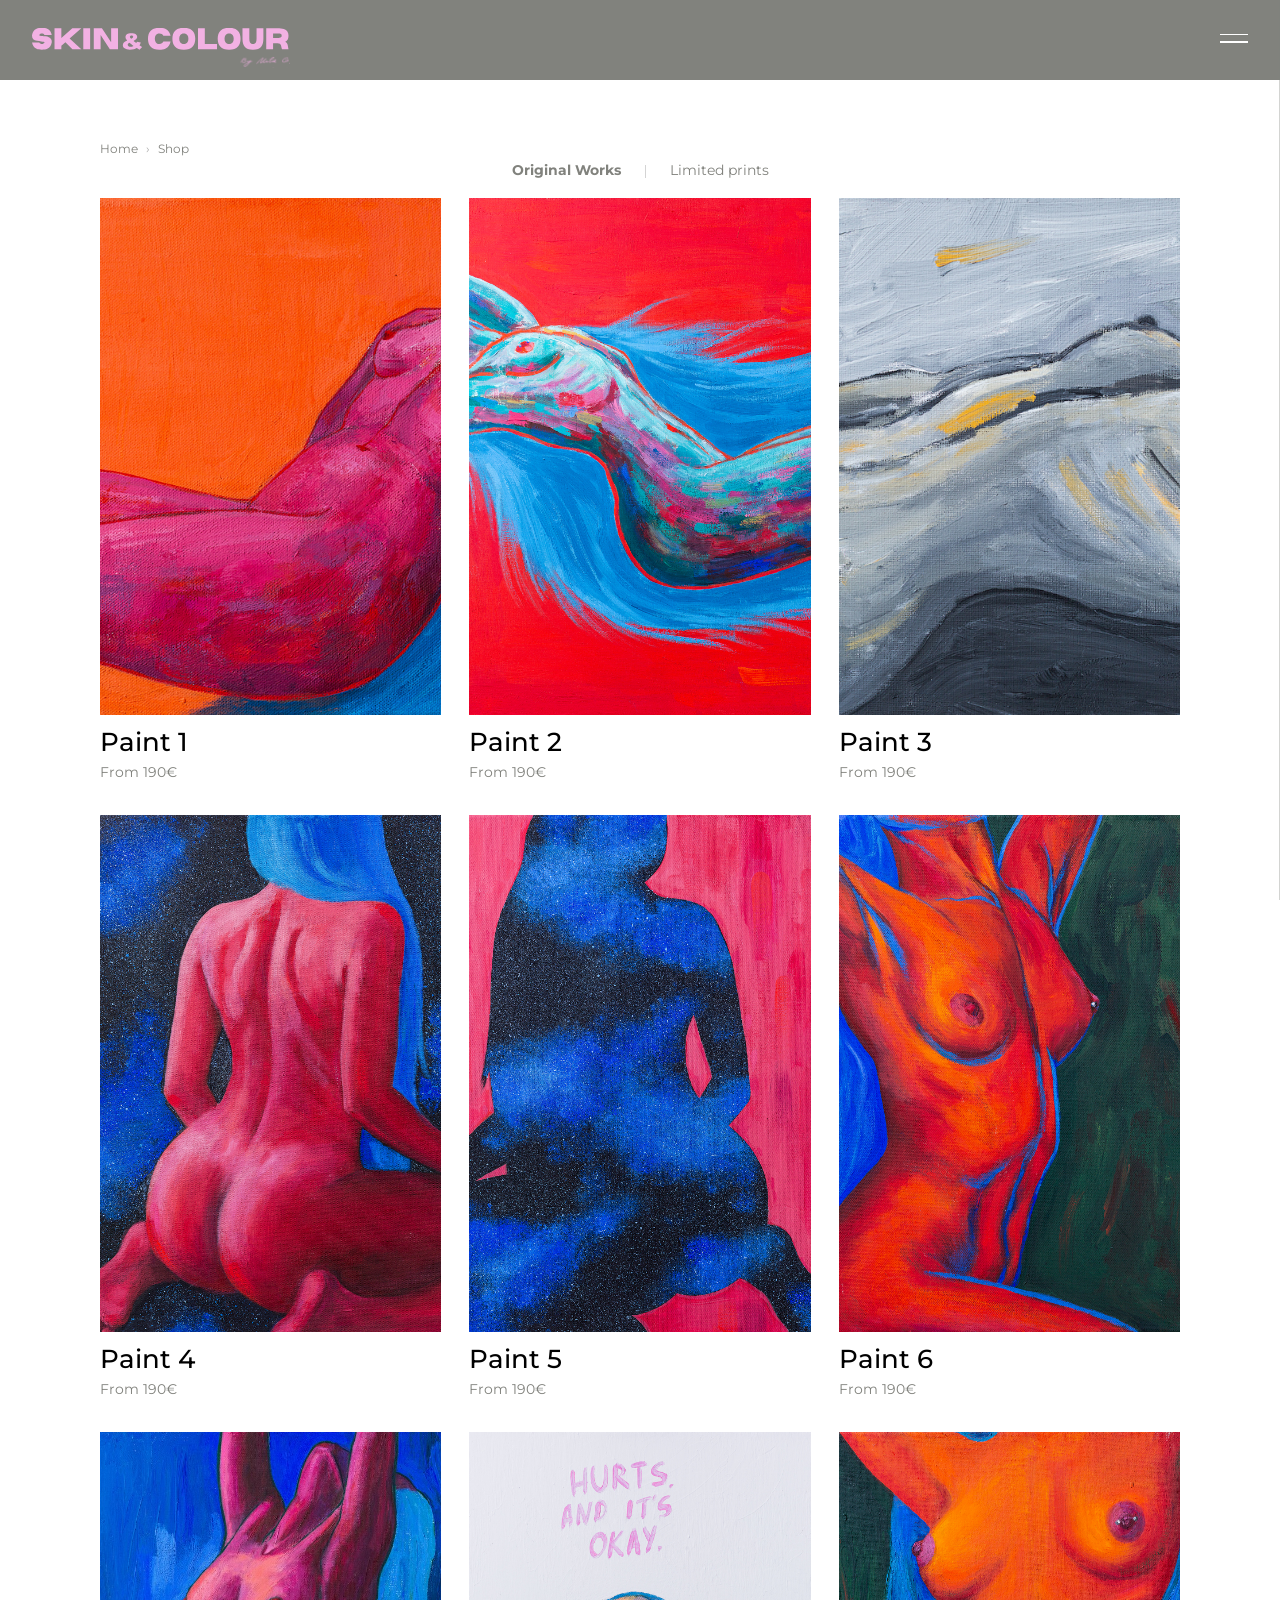
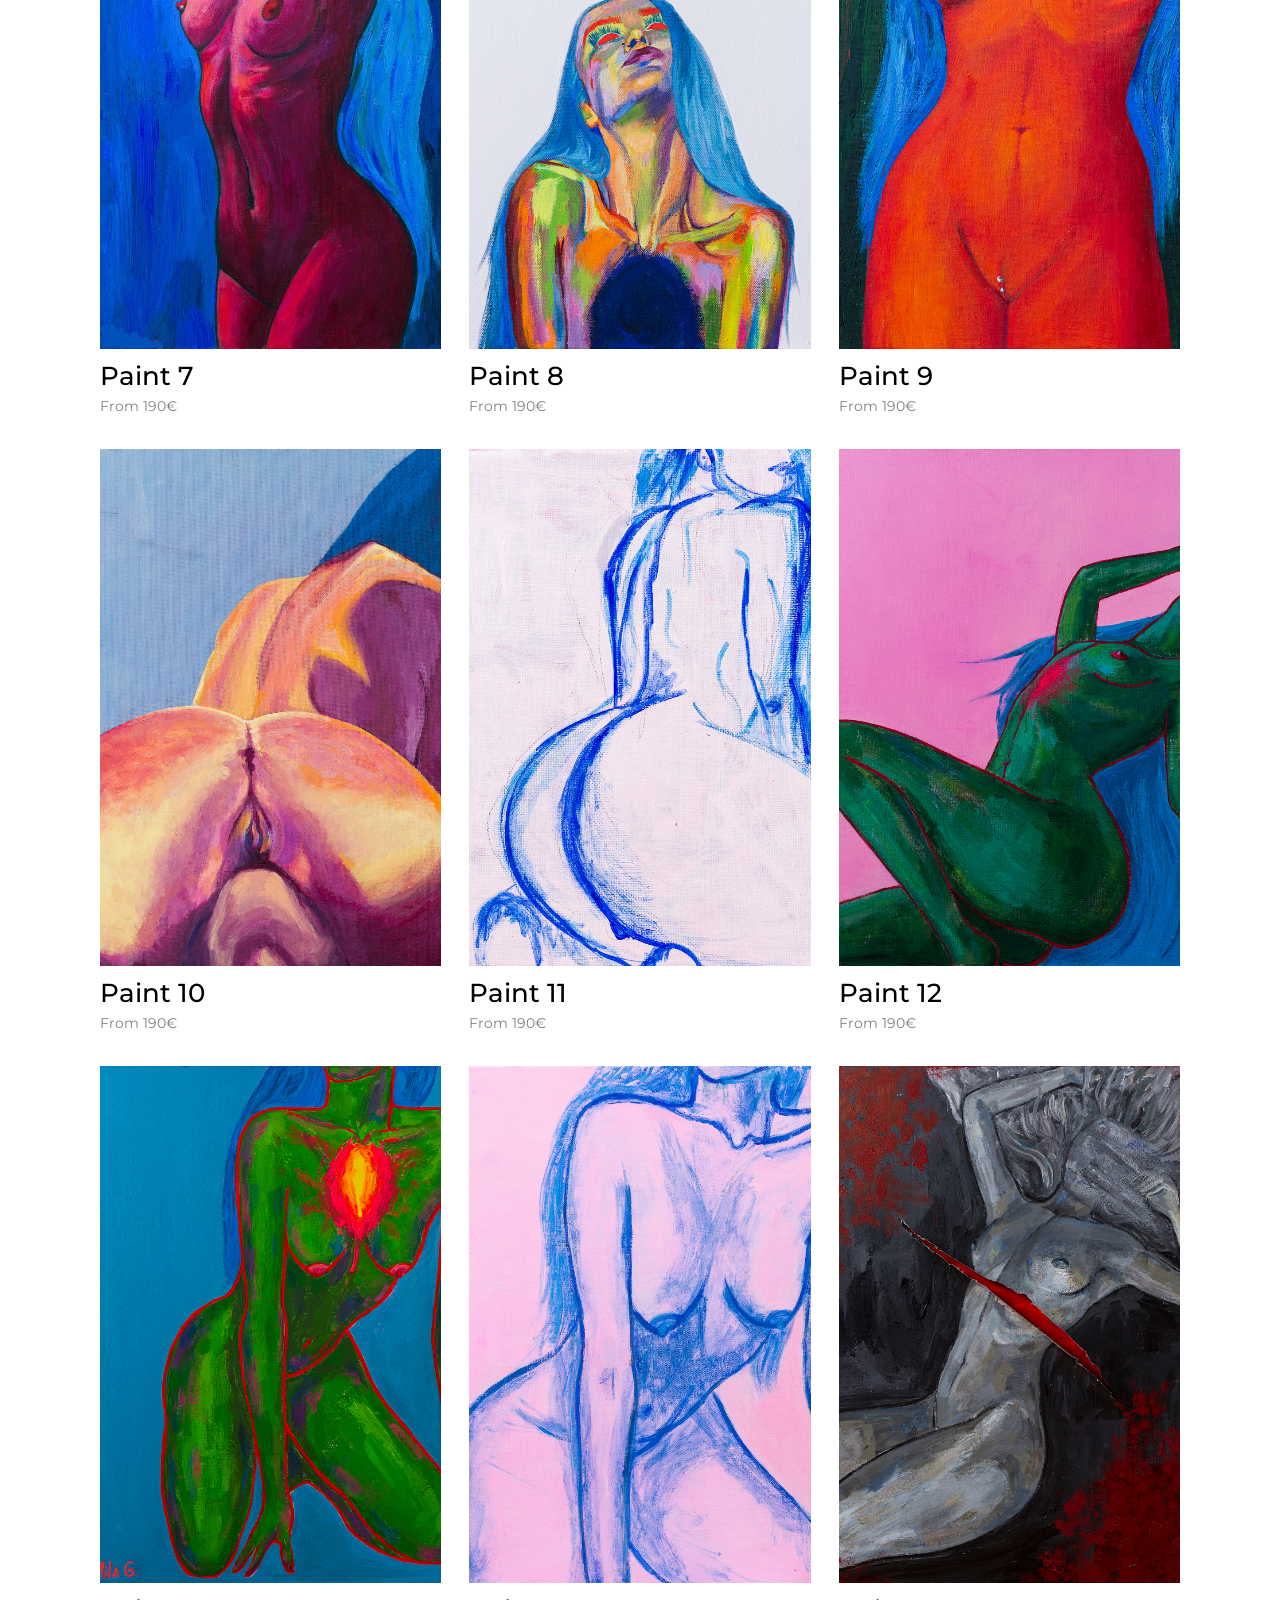
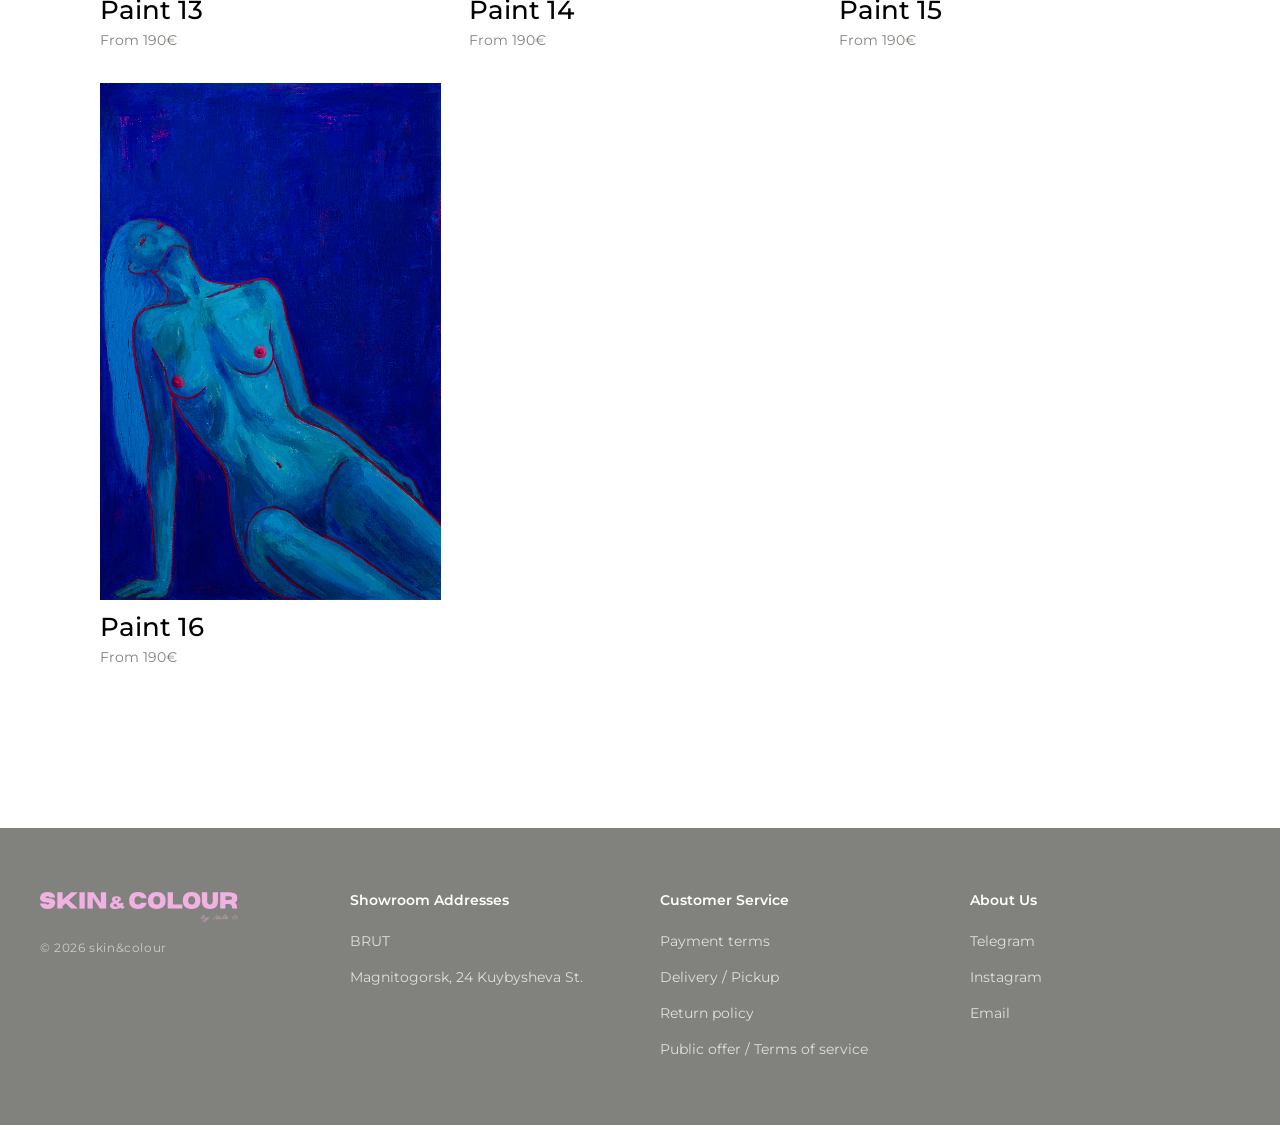
<file: shop.html>
<!doctype html>
<html lang="pt-BR">
  <head>
    <meta charset="UTF-8" />
    <meta name="viewport" content="width=device-width, initial-scale=1.0" />
    <title>Shop — Mila | Skin &amp; Colour</title>
    <meta
      name="description"
      content="Adquira obras originais e prints limitados de Mila — Skin &amp; Colour."
    />

    <!-- Fonts -->
    <link rel="preconnect" href="https://fonts.googleapis.com" />
    <link rel="preconnect" href="https://fonts.gstatic.com" crossorigin />
    <link
      href="https://fonts.googleapis.com/css2?family=Montserrat:ital,wght@0,300;0,400;0,500;0,600;0,700;0,800;1,400&display=swap"
      rel="stylesheet"
    />

    <!-- Styles -->
    <link rel="stylesheet" href="assets/css/main.css" />
  </head>
  <body>
    <!-- Barra de fundo cinza (sempre visível em páginas internas) -->
    <div class="header__bg" aria-hidden="true"></div>

    <!-- ===== HEADER ===== -->
    <header class="header" role="banner">
      <a
        class="header__logo"
        href="index.html"
        aria-label="Mila — página inicial"
      >
        <img src="assets/img/logomila.svg" alt="Mila — Skin &amp; Colour" />
      </a>

      <div class="header__actions">
        <button class="header__cart" aria-label="Carrinho de compras">
          <img src="assets/img/cart.svg" alt="Carrinho" />
        </button>
        <button
          class="header__menu-toggle"
          aria-label="Abrir menu"
          aria-expanded="false"
          aria-controls="nav-drawer"
        >
          <span></span>
          <span></span>
        </button>
      </div>
    </header>

    <!-- Overlay escuro atrás do drawer -->
    <div class="nav-overlay" aria-hidden="true"></div>

    <!-- ===== NAV DRAWER ===== -->
    <nav class="nav-drawer" id="nav-drawer" aria-label="Menu principal">
      <button class="nav-drawer__close" aria-label="Fechar menu"></button>

      <ul class="nav-drawer__nav" role="list">
        <li><a class="nav-drawer__link" href="index.html">Home</a></li>
        <li><a class="nav-drawer__link" href="about.html">About</a></li>
        <li><a class="nav-drawer__link" href="gallery.html">Gallery</a></li>
        <li>
          <a class="nav-drawer__link" href="shop.html" aria-current="page"
            >Shop</a
          >
        </li>
        <li><a class="nav-drawer__link" href="contact.html">Contact</a></li>
      </ul>
    </nav>

    <!-- ===== MAIN ===== -->
    <main class="shop-page">

      <!-- Breadcrumb -->
      <nav class="shop-page__breadcrumb breadcrumb" aria-label="Breadcrumb">
        <a class="breadcrumb__link" href="index.html">Home</a>
        <span class="breadcrumb__sep" aria-hidden="true">›</span>
        <span class="breadcrumb__current" aria-current="page">Shop</span>
      </nav>

      <!-- Filtros -->
      <div class="shop-page__filters" role="tablist" aria-label="Filtrar produtos">
        <a
          class="shop-page__filter shop-page__filter--active"
          href="#"
          role="tab"
          aria-selected="true"
          data-filter="original"
        >Original Works</a>
        <a
          class="shop-page__filter"
          href="#"
          role="tab"
          aria-selected="false"
          data-filter="prints"
        >Limited prints</a>
      </div>

      <!-- Grid de produtos -->
      <div class="shop-page__grid">

        <!-- Paint1 -->
        <article class="shop-page__card">
          <a class="shop-page__card-img-wrap" href="shop-single.html?id=0">
            <img src="assets/Paintings/YT2A6734.jpg" alt="Paint1 — Mila Skin &amp; Colour" loading="eager" fetchpriority="high" />
          </a>
          <div class="shop-page__card-info">
            <h2 class="shop-page__card-title">Paint 1</h2>
            <p class="shop-page__card-price">From 190€</p>
          </div>
        </article>

        <!-- Paint2 -->
        <article class="shop-page__card">
          <a class="shop-page__card-img-wrap" href="shop-single.html?id=1">
            <img src="assets/Paintings/YT2A4350.jpg" alt="Paint2 — Mila Skin &amp; Colour" loading="eager" />
          </a>
          <div class="shop-page__card-info">
            <h2 class="shop-page__card-title">Paint 2</h2>
            <p class="shop-page__card-price">From 190€</p>
          </div>
        </article>

        <!-- Paint3 -->
        <article class="shop-page__card">
          <a class="shop-page__card-img-wrap" href="shop-single.html?id=2">
            <img src="assets/Paintings/YT2A6780.jpg" alt="Paint3 — Mila Skin &amp; Colour" loading="lazy" />
          </a>
          <div class="shop-page__card-info">
            <h2 class="shop-page__card-title">Paint 3</h2>
            <p class="shop-page__card-price">From 190€</p>
          </div>
        </article>

        <!-- Paint4 -->
        <article class="shop-page__card">
          <a class="shop-page__card-img-wrap" href="shop-single.html?id=3">
            <img src="assets/Paintings/YT2A4355.jpg" alt="Paint4 — Mila Skin &amp; Colour" loading="lazy" />
          </a>
          <div class="shop-page__card-info">
            <h2 class="shop-page__card-title">Paint 4</h2>
            <p class="shop-page__card-price">From 190€</p>
          </div>
        </article>

        <!-- Paint5 -->
        <article class="shop-page__card">
          <a class="shop-page__card-img-wrap" href="shop-single.html?id=4">
            <img src="assets/Paintings/YT2A4360.jpg" alt="Paint5 — Mila Skin &amp; Colour" loading="lazy" />
          </a>
          <div class="shop-page__card-info">
            <h2 class="shop-page__card-title">Paint 5</h2>
            <p class="shop-page__card-price">From 190€</p>
          </div>
        </article>

        <!-- Paint6 -->
        <article class="shop-page__card">
          <a class="shop-page__card-img-wrap" href="shop-single.html?id=5">
            <img src="assets/Paintings/YT2A4372.jpg" alt="Paint6 — Mila Skin &amp; Colour" loading="lazy" />
          </a>
          <div class="shop-page__card-info">
            <h2 class="shop-page__card-title">Paint 6</h2>
            <p class="shop-page__card-price">From 190€</p>
          </div>
        </article>

        <!-- Paint7 -->
        <article class="shop-page__card">
          <a class="shop-page__card-img-wrap" href="shop-single.html?id=6">
            <img src="assets/Paintings/YT2A4365.jpg" alt="Paint7 — Mila Skin &amp; Colour" loading="lazy" />
          </a>
          <div class="shop-page__card-info">
            <h2 class="shop-page__card-title">Paint 7</h2>
            <p class="shop-page__card-price">From 190€</p>
          </div>
        </article>

        <!-- Paint8 -->
        <article class="shop-page__card">
          <a class="shop-page__card-img-wrap" href="shop-single.html?id=7">
            <img src="assets/Paintings/YT2A4381.jpg" alt="Paint8 — Mila Skin &amp; Colour" loading="lazy" />
          </a>
          <div class="shop-page__card-info">
            <h2 class="shop-page__card-title">Paint 8</h2>
            <p class="shop-page__card-price">From 190€</p>
          </div>
        </article>

        <!-- Paint9 -->
        <article class="shop-page__card">
          <a class="shop-page__card-img-wrap" href="shop-single.html?id=8">
            <img src="assets/Paintings/YT2A4379.jpg" alt="Paint9 — Mila Skin &amp; Colour" loading="lazy" />
          </a>
          <div class="shop-page__card-info">
            <h2 class="shop-page__card-title">Paint 9</h2>
            <p class="shop-page__card-price">From 190€</p>
          </div>
        </article>

        <!-- Paint10 -->
        <article class="shop-page__card">
          <a class="shop-page__card-img-wrap" href="shop-single.html?id=9">
            <img src="assets/Paintings/YT2A4383.jpg" alt="Paint10 — Mila Skin &amp; Colour" loading="lazy" />
          </a>
          <div class="shop-page__card-info">
            <h2 class="shop-page__card-title">Paint 10</h2>
            <p class="shop-page__card-price">From 190€</p>
          </div>
        </article>

        <!-- Paint11 -->
        <article class="shop-page__card">
          <a class="shop-page__card-img-wrap" href="shop-single.html?id=10">
            <img src="assets/Paintings/YT2A4400.jpg" alt="Paint11 — Mila Skin &amp; Colour" loading="lazy" />
          </a>
          <div class="shop-page__card-info">
            <h2 class="shop-page__card-title">Paint 11</h2>
            <p class="shop-page__card-price">From 190€</p>
          </div>
        </article>

        <!-- Paint12 -->
        <article class="shop-page__card">
          <a class="shop-page__card-img-wrap" href="shop-single.html?id=11">
            <img src="assets/Paintings/YT2A6730.jpg" alt="Paint12 — Mila Skin &amp; Colour" loading="lazy" />
          </a>
          <div class="shop-page__card-info">
            <h2 class="shop-page__card-title">Paint 12</h2>
            <p class="shop-page__card-price">From 190€</p>
          </div>
        </article>

        <!-- Paint13 -->
        <article class="shop-page__card">
          <a class="shop-page__card-img-wrap" href="shop-single.html?id=12">
            <img src="assets/Paintings/YT2A6726.jpg" alt="Paint13 — Mila Skin &amp; Colour" loading="lazy" />
          </a>
          <div class="shop-page__card-info">
            <h2 class="shop-page__card-title">Paint 13</h2>
            <p class="shop-page__card-price">From 190€</p>
          </div>
        </article>

        <!-- Paint14 -->
        <article class="shop-page__card">
          <a class="shop-page__card-img-wrap" href="shop-single.html?id=13">
            <img src="assets/Paintings/YT2A6777.jpg" alt="Paint14 — Mila Skin &amp; Colour" loading="lazy" />
          </a>
          <div class="shop-page__card-info">
            <h2 class="shop-page__card-title">Paint 14</h2>
            <p class="shop-page__card-price">From 190€</p>
          </div>
        </article>

        <!-- Paint15 -->
        <article class="shop-page__card">
          <a class="shop-page__card-img-wrap" href="shop-single.html?id=14">
            <img src="assets/Paintings/YT2A6737.jpg" alt="Paint15 — Mila Skin &amp; Colour" loading="lazy" />
          </a>
          <div class="shop-page__card-info">
            <h2 class="shop-page__card-title">Paint 15</h2>
            <p class="shop-page__card-price">From 190€</p>
          </div>
        </article>

        <!-- Paint16 -->
        <article class="shop-page__card">
          <a class="shop-page__card-img-wrap" href="shop-single.html?id=15">
            <img src="assets/Paintings/YT2A6747.jpg" alt="Paint16 — Mila Skin &amp; Colour" loading="lazy" />
          </a>
          <div class="shop-page__card-info">
            <h2 class="shop-page__card-title">Paint 16</h2>
            <p class="shop-page__card-price">From 190€</p>
          </div>
        </article>

      </div>
    </main>

    <!-- ===== FOOTER ===== -->
    <footer class="footer" role="contentinfo">
      <!-- Coluna 1: Logo + copyright -->
      <div class="footer__brand">
        <a
          class="footer__logo"
          href="index.html"
          aria-label="Mila — página inicial"
        >
          <img src="assets/img/logomila.svg" alt="Mila — Skin &amp; Colour" />
        </a>
        <p class="footer__copy">&copy; 2026 skin&amp;colour</p>
      </div>

      <!-- Coluna 2: Showroom -->
      <div class="footer__col">
        <h3 class="footer__col-title">Showroom Addresses</h3>
        <ul class="footer__col-list" role="list">
          <li><span class="footer__link">BRUT</span></li>
          <li>
            <span class="footer__link">Magnitogorsk, 24 Kuybysheva St.</span>
          </li>
        </ul>
      </div>

      <!-- Coluna 3: Customer Service -->
      <div class="footer__col">
        <h3 class="footer__col-title">Customer Service</h3>
        <ul class="footer__col-list" role="list">
          <li><a class="footer__link" href="#">Payment terms</a></li>
          <li><a class="footer__link" href="shipping.html">Delivery / Pickup</a></li>
          <li><a class="footer__link" href="#">Return policy</a></li>
          <li>
            <a class="footer__link" href="#">Public offer / Terms of service</a>
          </li>
        </ul>
      </div>

      <!-- Coluna 4: About Us -->
      <div class="footer__col">
        <h3 class="footer__col-title">About Us</h3>
        <ul class="footer__col-list" role="list">
          <li><a class="footer__link" href="#">Telegram</a></li>
          <li><a class="footer__link" href="#">Instagram</a></li>
          <li><a class="footer__link" href="#">Email</a></li>
        </ul>
      </div>
    </footer>

    <!-- Scripts -->
    <script src="assets/js/components/header.js"></script>
    <script>
      // Página interna: header sempre no estado compacto
      (function () {
        var header = document.querySelector(".header");
        var headerBg = document.querySelector(".header__bg");
        function forceScrolled() {
          if (header) header.classList.add("header--scrolled");
          if (headerBg) headerBg.classList.add("is-visible");
        }
        forceScrolled();
        window.addEventListener("scroll", forceScrolled, { passive: true });
      })();
    </script>
    <script>
      // Filtros da shop: clique torna o link ativo (bold)
      (function () {
        var filters = document.querySelectorAll(".shop-page__filter");
        filters.forEach(function (btn) {
          btn.addEventListener("click", function (e) {
            e.preventDefault();
            filters.forEach(function (f) {
              f.classList.remove("shop-page__filter--active");
              f.setAttribute("aria-selected", "false");
            });
            btn.classList.add("shop-page__filter--active");
            btn.setAttribute("aria-selected", "true");
          });
        });
      })();
    </script>
    <script src="assets/js/main.js"></script>
  </body>
</html>
</file>
<file: assets/css/main.css>
@import url('https://fonts.googleapis.com/css2?family=Montserrat:ital,wght@0,300;0,400;0,500;0,600;0,700;0,800;1,400&display=swap');

@import 'variables.css';
@import 'reset.css';
@import 'typography.css';
@import 'buttons.css';

@import 'components/header.css';
@import 'components/hero.css';
@import 'components/shop.css';
@import 'components/gallery.css';
@import 'components/about.css';
@import 'components/becoming.css';
@import 'components/footer.css';

@import 'pages/about-page.css';
@import 'pages/gallery-page.css';
@import 'pages/shop-page.css';
@import 'pages/product-page.css';
@import 'pages/shipping-page.css';
@import 'pages/contact-page.css';
</file>
